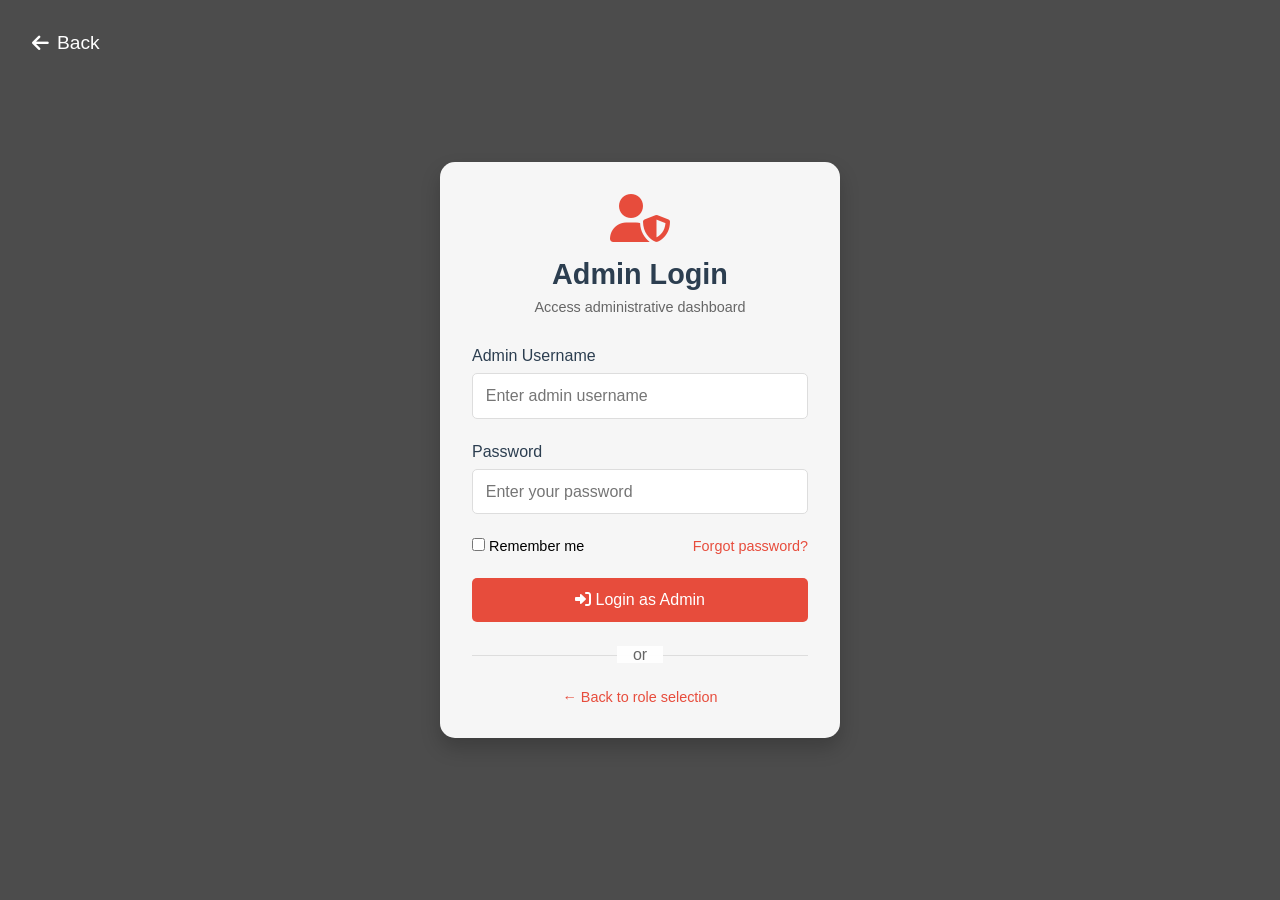
<file: admin-login.html>
<!DOCTYPE html>
<html lang="en">
<head>
    <meta charset="UTF-8">
    <meta name="viewport" content="width=device-width, initial-scale=1.0">
    <title>Admin Login - BookStore</title>
    <link rel="stylesheet" href="https://cdnjs.cloudflare.com/ajax/libs/font-awesome/6.0.0/css/all.min.css">
    <style>
        * {
            margin: 0;
            padding: 0;
            box-sizing: border-box;
            font-family: 'Arial', sans-serif;
        }

        body {
            min-height: 100vh;
            background: linear-gradient(rgba(0,0,0,0.7), rgba(0,0,0,0.7)), url('https://images.unsplash.com/photo-1507842217343-583bb7270b66?ixlib=rb-1.2.1');
            background-size: cover;
            background-position: center;
            background-attachment: fixed;
            display: flex;
            justify-content: center;
            align-items: center;
        }

        .back-arrow {
            position: absolute;
            top: 2rem;
            left: 2rem;
            color: white;
            text-decoration: none;
            font-size: 1.2rem;
            display: flex;
            align-items: center;
            gap: 0.5rem;
            transition: color 0.3s ease;
        }

        .back-arrow:hover {
            color: #e74c3c;
        }

        .login-container {
            background: rgba(255, 255, 255, 0.95);
            padding: 2rem;
            border-radius: 15px;
            width: 100%;
            max-width: 400px;
            box-shadow: 0 10px 20px rgba(0,0,0,0.2);
        }

        .login-header {
            text-align: center;
            margin-bottom: 2rem;
        }

        .login-header i {
            font-size: 3rem;
            color: #e74c3c;
            margin-bottom: 1rem;
        }

        .login-header h1 {
            color: #2c3e50;
            font-size: 1.8rem;
            margin-bottom: 0.5rem;
        }

        .login-header p {
            color: #666;
            font-size: 0.9rem;
        }

        .form-group {
            margin-bottom: 1.5rem;
        }

        .form-group label {
            display: block;
            margin-bottom: 0.5rem;
            color: #2c3e50;
        }

        .form-group input {
            width: 100%;
            padding: 0.8rem;
            border: 1px solid #ddd;
            border-radius: 5px;
            font-size: 1rem;
        }

        .form-group input:focus {
            outline: none;
            border-color: #e74c3c;
        }

        .remember-forgot {
            display: flex;
            justify-content: space-between;
            align-items: center;
            margin-bottom: 1.5rem;
            font-size: 0.9rem;
        }

        .remember-forgot a {
            color: #e74c3c;
            text-decoration: none;
        }

        .remember-forgot a:hover {
            text-decoration: underline;
        }

        .login-btn {
            width: 100%;
            padding: 0.8rem;
            background: #e74c3c;
            color: white;
            border: none;
            border-radius: 5px;
            font-size: 1rem;
            cursor: pointer;
            transition: background 0.3s ease;
        }

        .login-btn:hover {
            background: #c0392b;
        }

        .divider {
            text-align: center;
            margin: 1.5rem 0;
            position: relative;
            color: #666;
        }

        .divider::before {
            content: '';
            position: absolute;
            top: 50%;
            left: 0;
            right: 0;
            height: 1px;
            background: #ddd;
            z-index: 1;
        }

        .divider span {
            background: rgba(255, 255, 255, 0.95);
            padding: 0 1rem;
            position: relative;
            z-index: 2;
        }

        .additional-links {
            text-align: center;
            margin-top: 1.5rem;
        }

        .additional-links a {
            color: #e74c3c;
            text-decoration: none;
            font-size: 0.9rem;
        }

        .additional-links a:hover {
            text-decoration: underline;
        }

        @media (max-width: 480px) {
            .login-container {
                margin: 1rem;
                padding: 1.5rem;
            }

            .back-arrow {
                top: 1rem;
                left: 1rem;
            }
        }
    </style>
</head>
<body>
    <a href="select-role.html" class="back-arrow">
        <i class="fas fa-arrow-left"></i>
        Back
    </a>
    <div class="login-container">
        <div class="login-header">
            <i class="fas fa-user-shield"></i>
            <h1>Admin Login</h1>
            <p>Access administrative dashboard</p>
        </div>
        
        <!-- Error message display -->
        <script>
            const urlParams = new URLSearchParams(window.location.search);
            const error = urlParams.get('error');
            if (error) {
                const errorDiv = document.createElement('div');
                errorDiv.style.cssText = 'background: #ffebee; color: #c62828; padding: 10px; margin: 10px 0; border-radius: 5px; text-align: center;';
                let errorMessage = '';
                switch(error) {
                    case 'invalid_credentials':
                        errorMessage = 'Invalid admin credentials';
                        break;
                    case 'invalid_password':
                        errorMessage = 'Incorrect password';
                        break;
                    case 'access_denied':
                        errorMessage = 'Access denied. Admin privileges required.';
                        break;
                    default:
                        errorMessage = 'Login failed. Please try again.';
                }
                errorDiv.textContent = errorMessage;
                document.querySelector('.login-container').insertBefore(errorDiv, document.querySelector('form'));
            }
        </script>
        
        <form action="admin_login_handler.php" method="POST" autocomplete="off">
            <div class="form-group">
                <label for="admin-username">Admin Username</label>
                <input type="text" id="admin-username" name="username" required placeholder="Enter admin username">
            </div>
            <div class="form-group">
                <label for="password">Password</label>
                <input type="password" id="password" name="password" required placeholder="Enter your password">
            </div>
            <div class="remember-forgot">
                <label>
                    <input type="checkbox" name="remember"> Remember me
                </label>
                <a href="#">Forgot password?</a>
            </div>
            <button type="submit" class="login-btn">
                <i class="fas fa-sign-in-alt"></i> Login as Admin
            </button>
        </form>

        <div class="divider">
            <span>or</span>
        </div>

        <div class="additional-links">
            <a href="select-role.html">← Back to role selection</a>
        </div>
    </div>
</body>
</html>
</file>
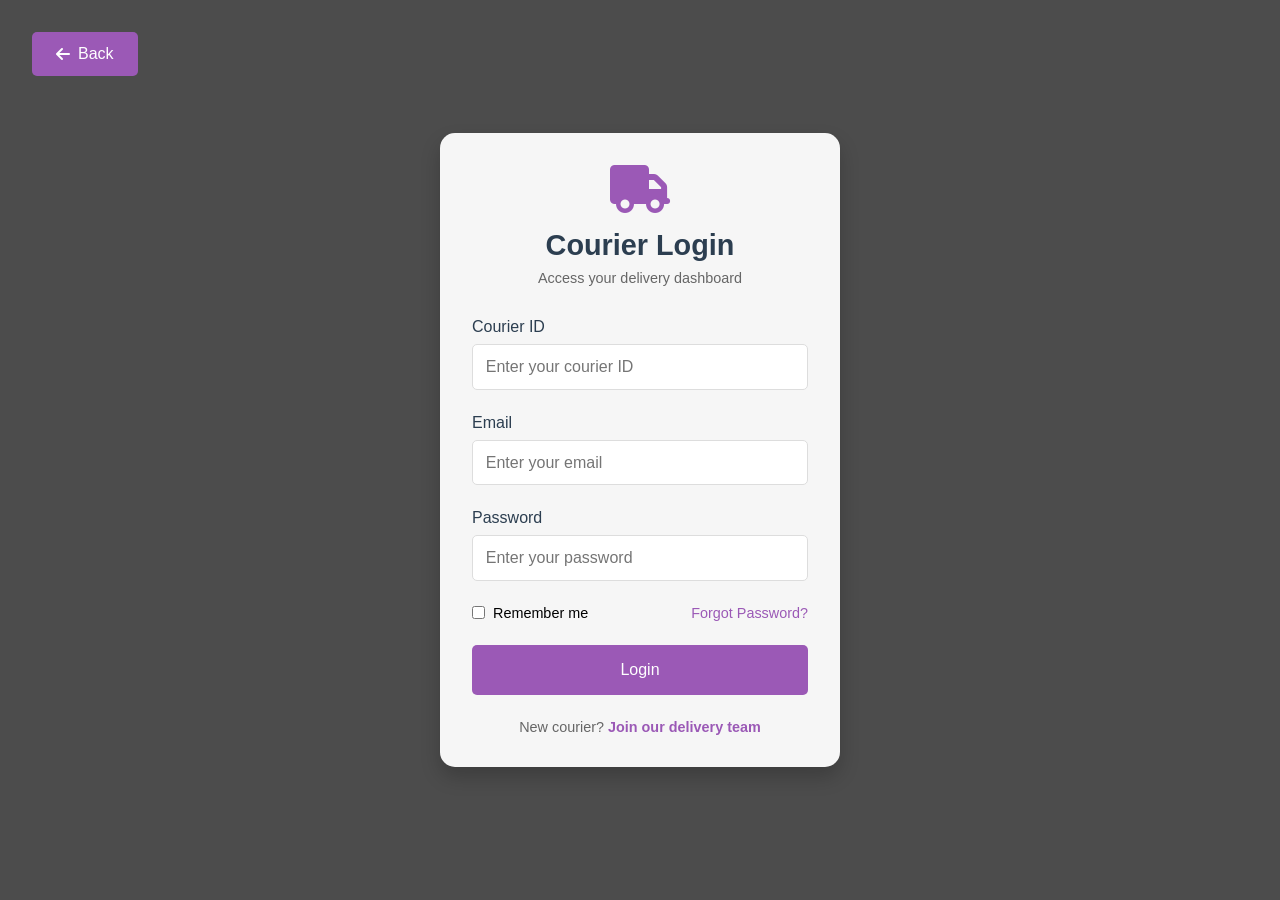
<file: courier-login.html>
<!DOCTYPE html>
<html lang="en">
<head>
    <meta charset="UTF-8">
    <meta name="viewport" content="width=device-width, initial-scale=1.0">
    <title>Courier Login - BookStore</title>
    <link rel="stylesheet" href="https://cdnjs.cloudflare.com/ajax/libs/font-awesome/6.0.0/css/all.min.css">
    <style>
        * {
            margin: 0;
            padding: 0;
            box-sizing: border-box;
            font-family: 'Arial', sans-serif;
        }

        body {
            min-height: 100vh;
            background: linear-gradient(rgba(0,0,0,0.7), rgba(0,0,0,0.7)), url('https://images.unsplash.com/photo-1507842217343-583bb7270b66?ixlib=rb-1.2.1');
            background-size: cover;
            background-position: center;
            background-attachment: fixed;
            display: flex;
            justify-content: center;
            align-items: center;
        }

        .login-container {
            background: rgba(255, 255, 255, 0.95);
            padding: 2rem;
            border-radius: 15px;
            width: 100%;
            max-width: 400px;
            box-shadow: 0 10px 20px rgba(0,0,0,0.2);
        }

        .login-header {
            text-align: center;
            margin-bottom: 2rem;
        }

        .login-header i {
            font-size: 3rem;
            color: #9b59b6;
            margin-bottom: 1rem;
        }

        .login-header h1 {
            color: #2c3e50;
            font-size: 1.8rem;
            margin-bottom: 0.5rem;
        }

        .login-header p {
            color: #666;
            font-size: 0.9rem;
        }

        .form-group {
            margin-bottom: 1.5rem;
        }

        .form-group label {
            display: block;
            margin-bottom: 0.5rem;
            color: #2c3e50;
        }

        .form-group input {
            width: 100%;
            padding: 0.8rem;
            border: 1px solid #ddd;
            border-radius: 5px;
            font-size: 1rem;
        }

        .form-group input:focus {
            outline: none;
            border-color: #9b59b6;
        }

        .remember-forgot {
            display: flex;
            justify-content: space-between;
            align-items: center;
            margin-bottom: 1.5rem;
            font-size: 0.9rem;
        }

        .remember-me {
            display: flex;
            align-items: center;
            gap: 0.5rem;
        }

        .forgot-password {
            color: #9b59b6;
            text-decoration: none;
        }

        .login-button {
            width: 100%;
            padding: 1rem;
            background: #9b59b6;
            color: white;
            border: none;
            border-radius: 5px;
            font-size: 1rem;
            cursor: pointer;
            transition: background 0.3s ease;
        }

        .login-button:hover {
            background: #8e44ad;
        }

        .register-link {
            text-align: center;
            margin-top: 1.5rem;
            font-size: 0.9rem;
            color: #666;
        }

        .register-link a {
            color: #9b59b6;
            text-decoration: none;
            font-weight: bold;
        }

        .back-button {
            position: fixed;
            top: 2rem;
            left: 2rem;
            background: #9b59b6;
            color: white;
            padding: 0.8rem 1.5rem;
            border-radius: 5px;
            text-decoration: none;
            display: flex;
            align-items: center;
            gap: 0.5rem;
            transition: background 0.3s ease;
        }        .back-button:hover {
            background: #8e44ad;
        }

        /* Error message styles */
        .error-message {
            color: #e74c3c;
            font-size: 0.8rem;
            margin-top: 0.25rem;
            display: none;
        }

        .form-group input.error {
            border-color: #e74c3c;
            background: #ffebee;
        }

        .form-group input.success {
            border-color: #27ae60;
            background: #e8f5e8;
        }

        .validation-icon {
            position: absolute;
            right: 10px;
            top: 50%;
            transform: translateY(-50%);
            font-size: 0.9rem;
        }

        .form-group {
            position: relative;
        }
    </style>
</head>
<body>
    <a href="index.html" class="back-button">
        <i class="fas fa-arrow-left"></i>
        Back
    </a>
    <div class="login-container">
        <div class="login-header">
            <i class="fas fa-truck"></i>
            <h1>Courier Login</h1>
            <p>Access your delivery dashboard</p>
        </div>
        
        <!-- Error message display -->
        <script>
            const urlParams = new URLSearchParams(window.location.search);
            const error = urlParams.get('error');
            if (error) {
                const errorDiv = document.createElement('div');
                errorDiv.style.cssText = 'background: #ffebee; color: #c62828; padding: 10px; margin: 10px 0; border-radius: 5px; text-align: center;';
                let errorMessage = '';
                switch(error) {
                    case 'invalid_credentials':
                        errorMessage = 'Invalid courier ID or email address';
                        break;
                    case 'invalid_password':
                        errorMessage = 'Incorrect password';
                        break;
                    default:
                        errorMessage = 'Login failed. Please try again.';
                }
                errorDiv.textContent = errorMessage;
                document.querySelector('.login-container').insertBefore(errorDiv, document.querySelector('form'));
            }
        </script>
          <form action="simple_courier_login.php" method="POST" autocomplete="off" id="courierLoginForm">
            <div class="form-group">
                <label for="courier-id">Courier ID</label>
                <input type="text" id="courier-id" name="courier_id" required placeholder="Enter your courier ID">
                <div class="error-message" id="courier-id-error"></div>
            </div>
            <div class="form-group">
                <label for="email">Email</label>
                <input type="email" id="email" name="email" required placeholder="Enter your email">
                <div class="error-message" id="email-error"></div>
            </div>
            <div class="form-group">
                <label for="password">Password</label>
                <input type="password" id="password" name="password" required placeholder="Enter your password">
                <div class="error-message" id="password-error"></div>
            </div>
            <div class="remember-forgot">
                <div class="remember-me">
                    <input type="checkbox" id="remember" name="remember">
                    <label for="remember">Remember me</label>
                </div>
                <a href="#" class="forgot-password">Forgot Password?</a>
            </div>
            <button type="submit" class="login-button">Login</button>
            <div class="register-link">
                New courier? <a href="#">Join our delivery team</a>
            </div>
        </form>
    </div>

    <script>
        // Validation #1: Courier Login Form JavaScript Validation
        document.addEventListener('DOMContentLoaded', function() {
            const form = document.getElementById('courierLoginForm');
            const courierIdInput = document.getElementById('courier-id');
            const emailInput = document.getElementById('email');
            const passwordInput = document.getElementById('password');
            
            // Real-time validation
            courierIdInput.addEventListener('input', validateCourierID);
            emailInput.addEventListener('input', validateEmail);
            passwordInput.addEventListener('input', validatePassword);
            
            // Form submission validation
            form.addEventListener('submit', function(e) {
                if (!validateForm()) {
                    e.preventDefault();
                }
            });
            
            function validateCourierID() {
                const value = courierIdInput.value.trim();
                const errorElement = document.getElementById('courier-id-error');
                
                // Courier ID format: COR + 3 digits (COR001, COR002, etc.)
                const courierIdRegex = /^COR\d{3}$/;
                
                if (!value) {
                    showError(courierIdInput, errorElement, 'Courier ID is required');
                    return false;
                } else if (!courierIdRegex.test(value)) {
                    showError(courierIdInput, errorElement, 'Courier ID must be in format COR001, COR002, etc.');
                    return false;
                } else {
                    showSuccess(courierIdInput, errorElement);
                    return true;
                }
            }
            
            function validateEmail() {
                const value = emailInput.value.trim();
                const errorElement = document.getElementById('email-error');
                
                // Professional email validation
                const emailRegex = /^[a-zA-Z0-9._%+-]+@[a-zA-Z0-9.-]+\.[a-zA-Z]{2,}$/;
                
                if (!value) {
                    showError(emailInput, errorElement, 'Email is required');
                    return false;
                } else if (!emailRegex.test(value)) {
                    showError(emailInput, errorElement, 'Please enter a valid email address');
                    return false;
                } else if (value.length > 100) {
                    showError(emailInput, errorElement, 'Email address is too long');
                    return false;
                } else {
                    showSuccess(emailInput, errorElement);
                    return true;
                }
            }
            
            function validatePassword() {
                const value = passwordInput.value;
                const errorElement = document.getElementById('password-error');
                
                // Password security requirements
                const hasUppercase = /[A-Z]/.test(value);
                const hasLowercase = /[a-z]/.test(value);
                const hasNumber = /\d/.test(value);
                const minLength = value.length >= 8;
                
                if (!value) {
                    showError(passwordInput, errorElement, 'Password is required');
                    return false;
                } else if (!minLength) {
                    showError(passwordInput, errorElement, 'Password must be at least 8 characters long');
                    return false;
                } else if (!hasUppercase || !hasLowercase || !hasNumber) {
                    showError(passwordInput, errorElement, 'Password must contain at least one uppercase, one lowercase, and one number');
                    return false;
                } else {
                    showSuccess(passwordInput, errorElement);
                    return true;
                }
            }
            
            function validateForm() {
                const isCourierIDValid = validateCourierID();
                const isEmailValid = validateEmail();
                const isPasswordValid = validatePassword();
                
                return isCourierIDValid && isEmailValid && isPasswordValid;
            }
            
            function showError(input, errorElement, message) {
                input.classList.add('error');
                input.classList.remove('success');
                errorElement.textContent = message;
                errorElement.style.display = 'block';
                
                // Add validation icon
                addValidationIcon(input, 'error');
            }
            
            function showSuccess(input, errorElement) {
                input.classList.add('success');
                input.classList.remove('error');
                errorElement.style.display = 'none';
                
                // Add validation icon
                addValidationIcon(input, 'success');
            }
            
            function addValidationIcon(input, type) {
                // Remove existing icons
                const existingIcon = input.parentNode.querySelector('.validation-icon');
                if (existingIcon) {
                    existingIcon.remove();
                }
                
                // Add new icon
                const icon = document.createElement('i');
                icon.className = `fas ${type === 'success' ? 'fa-check' : 'fa-times'} validation-icon`;
                icon.style.color = type === 'success' ? '#27ae60' : '#e74c3c';
                input.parentNode.appendChild(icon);
            }
        });
    </script>
</body>
</html>
</file>
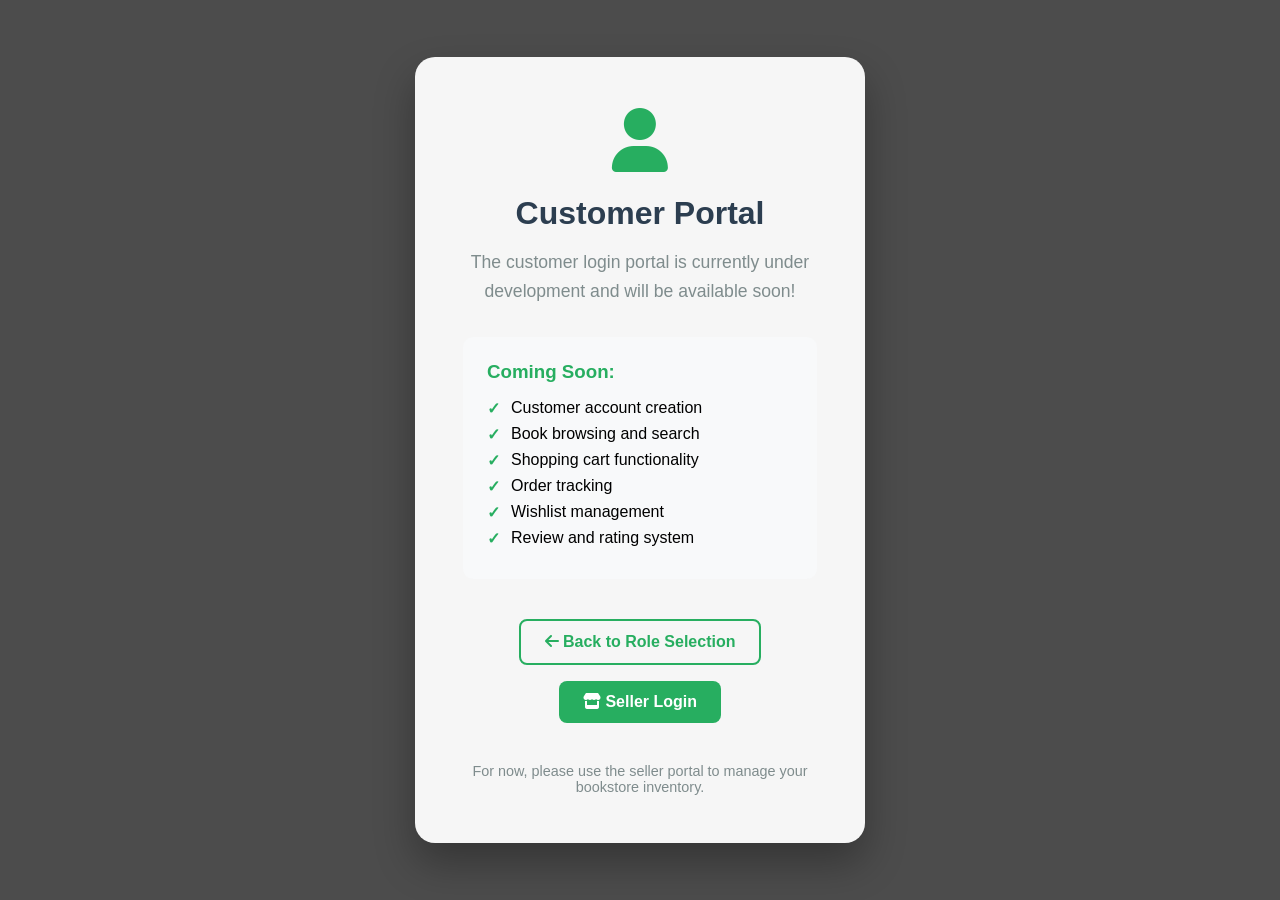
<file: customer-login.html>
<!DOCTYPE html>
<html lang="en">
<head>
    <meta charset="UTF-8">
    <meta name="viewport" content="width=device-width, initial-scale=1.0">
    <title>Customer Login - BookStore</title>
    <style>
        * {
            margin: 0;
            padding: 0;
            box-sizing: border-box;
            font-family: 'Arial', sans-serif;
        }

        body {
            min-height: 100vh;
            background: linear-gradient(rgba(0,0,0,0.7), rgba(0,0,0,0.7)), url('https://images.unsplash.com/photo-1507842217343-583bb7270b66?ixlib=rb-1.2.1');
            background-size: cover;
            background-position: center;
            background-attachment: fixed;
            display: flex;
            align-items: center;
            justify-content: center;
        }

        .login-container {
            background: rgba(255, 255, 255, 0.95);
            backdrop-filter: blur(10px);
            padding: 3rem;
            border-radius: 20px;
            box-shadow: 0 20px 40px rgba(0, 0, 0, 0.3);
            width: 100%;
            max-width: 450px;
            text-align: center;
        }

        .login-container h1 {
            color: #2c3e50;
            margin-bottom: 1rem;
            font-size: 2rem;
        }

        .coming-soon {
            color: #7f8c8d;
            font-size: 1.1rem;
            margin-bottom: 2rem;
            line-height: 1.6;
        }

        .feature-list {
            text-align: left;
            margin: 2rem 0;
            padding: 1.5rem;
            background: #f8f9fa;
            border-radius: 10px;
        }

        .feature-list h3 {
            color: #27ae60;
            margin-bottom: 1rem;
        }

        .feature-list ul {
            list-style: none;
            padding: 0;
        }

        .feature-list li {
            margin: 0.5rem 0;
            padding-left: 1.5rem;
            position: relative;
        }

        .feature-list li:before {
            content: "✓";
            position: absolute;
            left: 0;
            color: #27ae60;
            font-weight: bold;
        }

        .btn {
            display: inline-block;
            padding: 12px 24px;
            background: #27ae60;
            color: white;
            text-decoration: none;
            border-radius: 8px;
            font-weight: bold;
            transition: all 0.3s ease;
            margin: 0.5rem;
        }

        .btn:hover {
            background: #2ecc71;
            transform: translateY(-2px);
        }

        .btn-outline {
            background: transparent;
            border: 2px solid #27ae60;
            color: #27ae60;
        }

        .btn-outline:hover {
            background: #27ae60;
            color: white;
        }

        .icon {
            font-size: 4rem;
            color: #27ae60;
            margin-bottom: 1rem;
        }
    </style>
    <link rel="stylesheet" href="https://cdnjs.cloudflare.com/ajax/libs/font-awesome/6.0.0/css/all.min.css">
</head>
<body>
    <div class="login-container">
        <div class="icon">
            <i class="fas fa-user"></i>
        </div>
        
        <h1>Customer Portal</h1>
        <p class="coming-soon">
            The customer login portal is currently under development and will be available soon!
        </p>

        <div class="feature-list">
            <h3>Coming Soon:</h3>
            <ul>
                <li>Customer account creation</li>
                <li>Book browsing and search</li>
                <li>Shopping cart functionality</li>
                <li>Order tracking</li>
                <li>Wishlist management</li>
                <li>Review and rating system</li>
            </ul>
        </div>

        <div>
            <a href="select-role.html" class="btn btn-outline">
                <i class="fas fa-arrow-left"></i> Back to Role Selection
            </a>
            <a href="seller/seller_login.php" class="btn">
                <i class="fas fa-store"></i> Seller Login
            </a>
        </div>

        <p style="margin-top: 2rem; color: #7f8c8d; font-size: 0.9rem;">
            For now, please use the seller portal to manage your bookstore inventory.
        </p>
    </div>
</body>
</html>
</file>
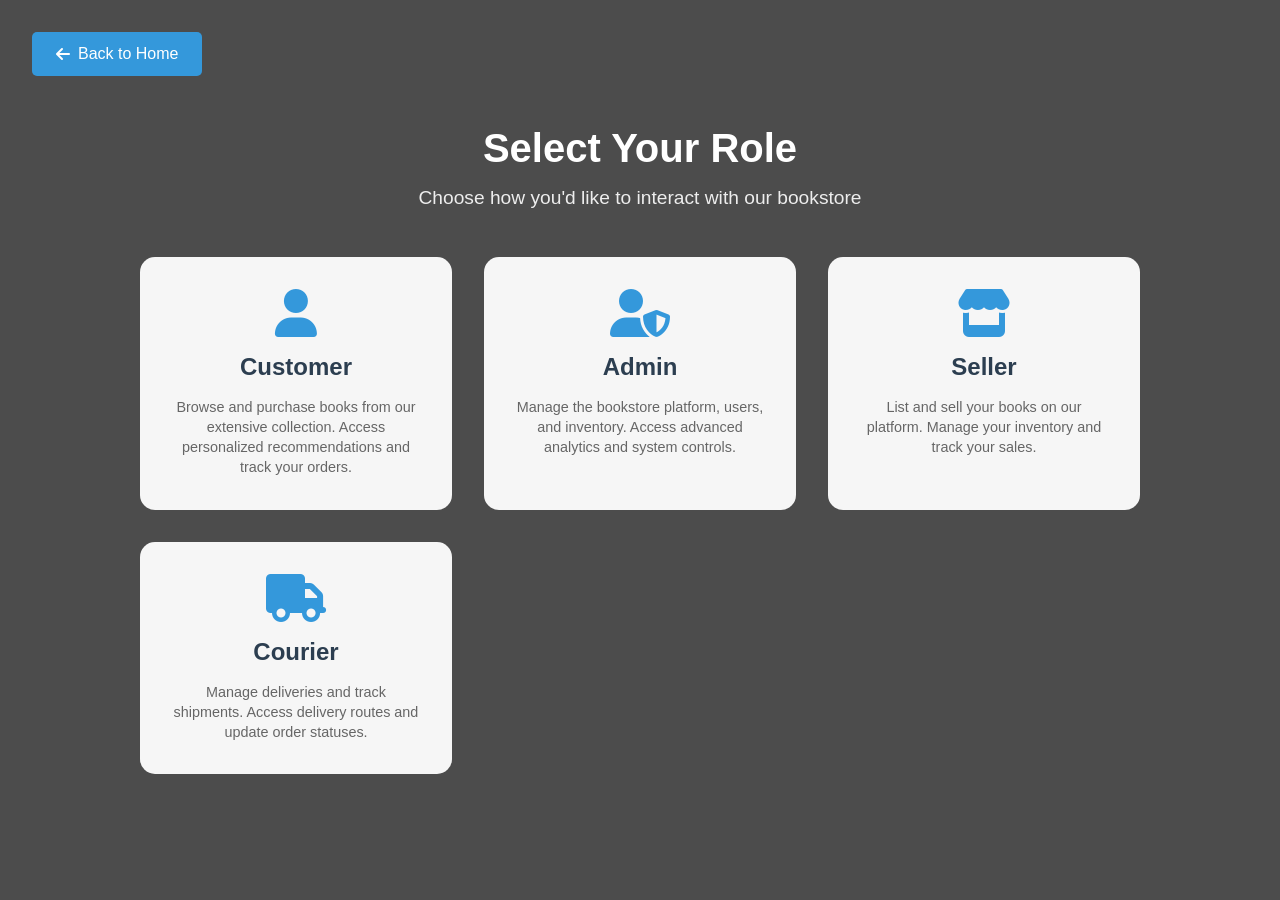
<file: select-role.html>
<!DOCTYPE html>
<html lang="en">
<head>
  <meta charset="UTF-8" />
  <meta name="viewport" content="width=device-width, initial-scale=1.0"/>
  <title>Select Your Role - BookStore</title>
  <link rel="stylesheet" href="https://cdnjs.cloudflare.com/ajax/libs/font-awesome/6.0.0/css/all.min.css"/>
  <style>
    * {
      margin: 0;
      padding: 0;
      box-sizing: border-box;
      font-family: 'Arial', sans-serif;
    }

    body {
      min-height: 100vh;
      background: linear-gradient(rgba(0,0,0,0.7), rgba(0,0,0,0.7)), url('https://images.unsplash.com/photo-1507842217343-583bb7270b66?ixlib=rb-1.2.1');
      background-size: cover;
      background-position: center;
      background-attachment: fixed;
    }

    .container {
      max-width: 1200px;
      margin: 0 auto;
      padding: 2rem;
      min-height: 100vh;
      display: flex;
      flex-direction: column;
      justify-content: center;
      align-items: center;
    }

    .header {
      text-align: center;
      color: white;
      margin-bottom: 3rem;
    }

    .header h1 {
      font-size: 2.5rem;
      margin-bottom: 1rem;
    }

    .header p {
      font-size: 1.2rem;
      opacity: 0.9;
    }

    .role-grid {
      display: grid;
      grid-template-columns: repeat(auto-fit, minmax(250px, 1fr));
      gap: 2rem;
      width: 100%;
      max-width: 1000px;
    }

    .role-card {
      background: rgba(255, 255, 255, 0.95);
      padding: 2rem;
      border-radius: 15px;
      text-align: center;
      transition: transform 0.3s ease, box-shadow 0.3s ease;
      cursor: pointer;
      text-decoration: none;
      color: #2c3e50;
    }

    .role-card:hover {
      transform: translateY(-10px);
      box-shadow: 0 10px 20px rgba(0,0,0,0.2);
    }

    .role-card i {
      font-size: 3rem;
      margin-bottom: 1rem;
      color: #3498db;
    }

    .role-card h2 {
      font-size: 1.5rem;
      margin-bottom: 1rem;
      color: #2c3e50;
    }

    .role-card p {
      color: #666;
      font-size: 0.9rem;
      line-height: 1.4;
    }

    .back-button {
      position: fixed;
      top: 2rem;
      left: 2rem;
      background: #3498db;
      color: white;
      padding: 0.8rem 1.5rem;
      border-radius: 5px;
      text-decoration: none;
      display: flex;
      align-items: center;
      gap: 0.5rem;
      transition: background 0.3s ease;
    }

    .back-button:hover {
      background: #2980b9;
    }

    @media (max-width: 768px) {
      .container {
        padding: 1rem;
      }

      .role-grid {
        grid-template-columns: 1fr;
        max-width: 400px;
      }

      .header h1 {
        font-size: 2rem;
      }
    }
  </style>
</head>
<body>
  <a href="index.html" class="back-button">
    <i class="fas fa-arrow-left"></i>
    Back to Home
  </a>

  <div class="container">
    <div class="header">
      <h1>Select Your Role</h1>
      <p>Choose how you'd like to interact with our bookstore</p>
    </div>    <div class="role-grid">
      <a href="customer-login.html" class="role-card">
        <i class="fas fa-user"></i>
        <h2>Customer</h2>
        <p>Browse and purchase books from our extensive collection. Access personalized recommendations and track your orders.</p>
      </a>

      <a href="courier_module/admin-login.html" class="role-card">
        <i class="fas fa-user-shield"></i>
        <h2>Admin</h2>
        <p>Manage the bookstore platform, users, and inventory. Access advanced analytics and system controls.</p>
      </a>      <!-- ✅ Improved Seller Card -->
      <a href="seller/seller_login.php" class="role-card" target="_self" title="Login as a Seller" aria-label="Seller login button">
        <i class="fas fa-store"></i>
        <h2>Seller</h2>
        <p>List and sell your books on our platform. Manage your inventory and track your sales.</p>
      </a>

      <a href="courier_module/courier-login.html" class="role-card">
        <i class="fas fa-truck"></i>
        <h2>Courier</h2>
        <p>Manage deliveries and track shipments. Access delivery routes and update order statuses.</p>
      </a>
    </div>
  </div>
</body>
</html>
</file>
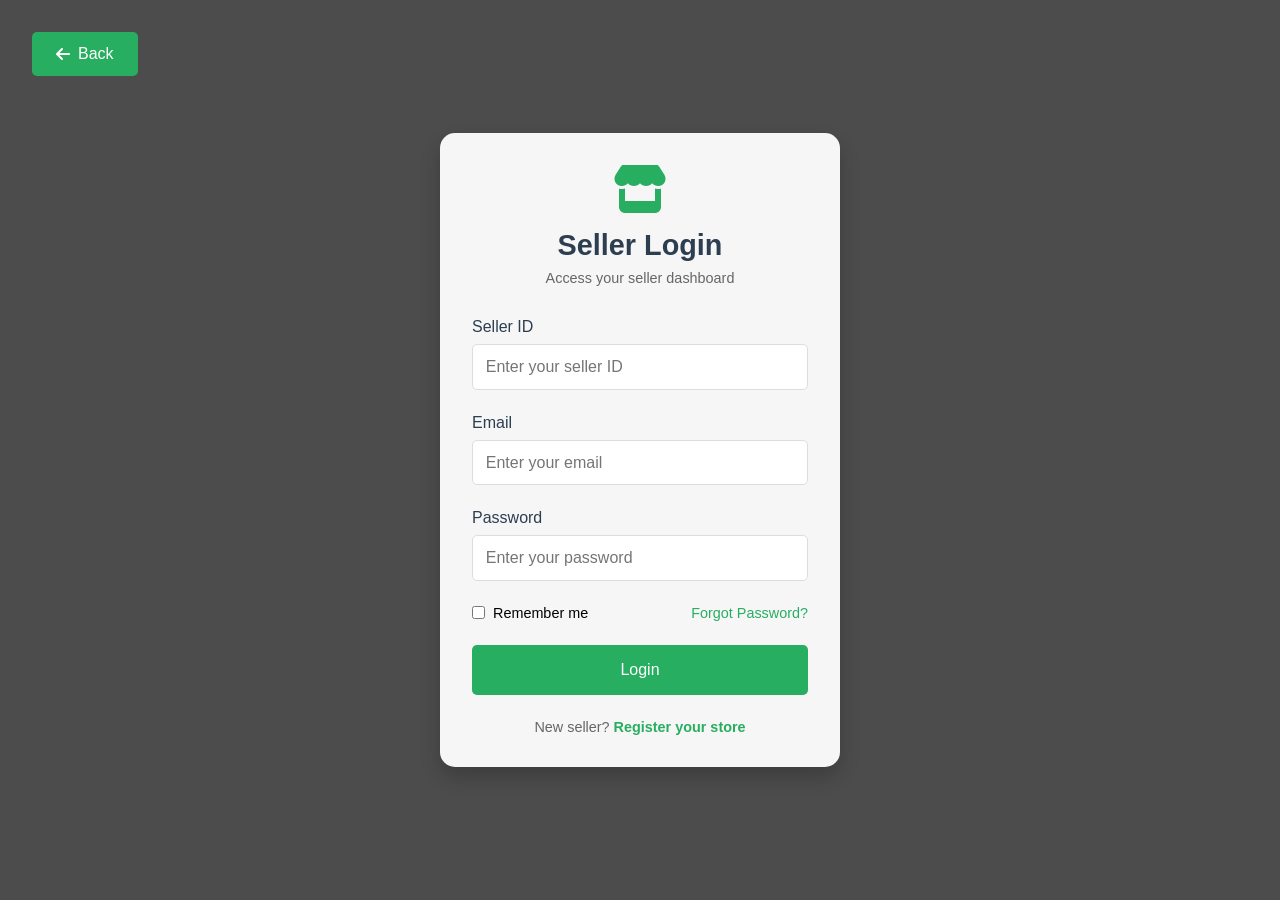
<file: seller-login.html>
<!DOCTYPE html>
<html lang="en">
<head>
    <meta charset="UTF-8">
    <meta name="viewport" content="width=device-width, initial-scale=1.0">
    <title>Seller Login - BookStore</title>
    <link rel="stylesheet" href="https://cdnjs.cloudflare.com/ajax/libs/font-awesome/6.0.0/css/all.min.css">
    <style>
        * {
            margin: 0;
            padding: 0;
            box-sizing: border-box;
            font-family: 'Arial', sans-serif;
        }

        body {
            min-height: 100vh;
            background: linear-gradient(rgba(0,0,0,0.7), rgba(0,0,0,0.7)), url('https://images.unsplash.com/photo-1507842217343-583bb7270b66?ixlib=rb-1.2.1');
            background-size: cover;
            background-position: center;
            background-attachment: fixed;
            display: flex;
            justify-content: center;
            align-items: center;
        }

        .login-container {
            background: rgba(255, 255, 255, 0.95);
            padding: 2rem;
            border-radius: 15px;
            width: 100%;
            max-width: 400px;
            box-shadow: 0 10px 20px rgba(0,0,0,0.2);
        }

        .login-header {
            text-align: center;
            margin-bottom: 2rem;
        }

        .login-header i {
            font-size: 3rem;
            color: #27ae60;
            margin-bottom: 1rem;
        }

        .login-header h1 {
            color: #2c3e50;
            font-size: 1.8rem;
            margin-bottom: 0.5rem;
        }

        .login-header p {
            color: #666;
            font-size: 0.9rem;
        }

        .form-group {
            margin-bottom: 1.5rem;
        }

        .form-group label {
            display: block;
            margin-bottom: 0.5rem;
            color: #2c3e50;
        }

        .form-group input {
            width: 100%;
            padding: 0.8rem;
            border: 1px solid #ddd;
            border-radius: 5px;
            font-size: 1rem;
        }

        .form-group input:focus {
            outline: none;
            border-color: #27ae60;
        }

        .remember-forgot {
            display: flex;
            justify-content: space-between;
            align-items: center;
            margin-bottom: 1.5rem;
            font-size: 0.9rem;
        }

        .remember-me {
            display: flex;
            align-items: center;
            gap: 0.5rem;
        }

        .forgot-password {
            color: #27ae60;
            text-decoration: none;
        }

        .login-button {
            width: 100%;
            padding: 1rem;
            background: #27ae60;
            color: white;
            border: none;
            border-radius: 5px;
            font-size: 1rem;
            cursor: pointer;
            transition: background 0.3s ease;
        }

        .login-button:hover {
            background: #219a52;
        }

        .register-link {
            text-align: center;
            margin-top: 1.5rem;
            font-size: 0.9rem;
            color: #666;
        }

        .register-link a {
            color: #27ae60;
            text-decoration: none;
            font-weight: bold;
        }

        .back-button {
            position: fixed;
            top: 2rem;
            left: 2rem;
            background: #27ae60;
            color: white;
            padding: 0.8rem 1.5rem;
            border-radius: 5px;
            text-decoration: none;
            display: flex;
            align-items: center;
            gap: 0.5rem;
            transition: background 0.3s ease;
        }

        .back-button:hover {
            background: #219a52;
        }
    </style>
</head>
<body>
    <a href="index.html" class="back-button">
        <i class="fas fa-arrow-left"></i>
        Back
    </a>
    <div class="login-container">
        <div class="login-header">
            <i class="fas fa-store"></i>
            <h1>Seller Login</h1>
            <p>Access your seller dashboard</p>
        </div>
        <form action="seller_login_handler.php" method="POST" autocomplete="off">
            <div class="form-group">
                <label for="seller-id">Seller ID</label>
                <input type="text" id="seller-id" name="seller_id" required placeholder="Enter your seller ID">
            </div>
            <div class="form-group">
                <label for="email">Email</label>
                <input type="email" id="email" name="email" required placeholder="Enter your email">
            </div>
            <div class="form-group">
                <label for="password">Password</label>
                <input type="password" id="password" name="password" required placeholder="Enter your password">
            </div>
            <div class="remember-forgot">
                <div class="remember-me">
                    <input type="checkbox" id="remember" name="remember">
                    <label for="remember">Remember me</label>
                </div>
                <a href="#" class="forgot-password">Forgot Password?</a>
            </div>
            <button type="submit" class="login-button">Login</button>
            <div class="register-link">
                New seller? <a href="#">Register your store</a>
            </div>
        </form>
    </div>
</body>
</html>
</file>
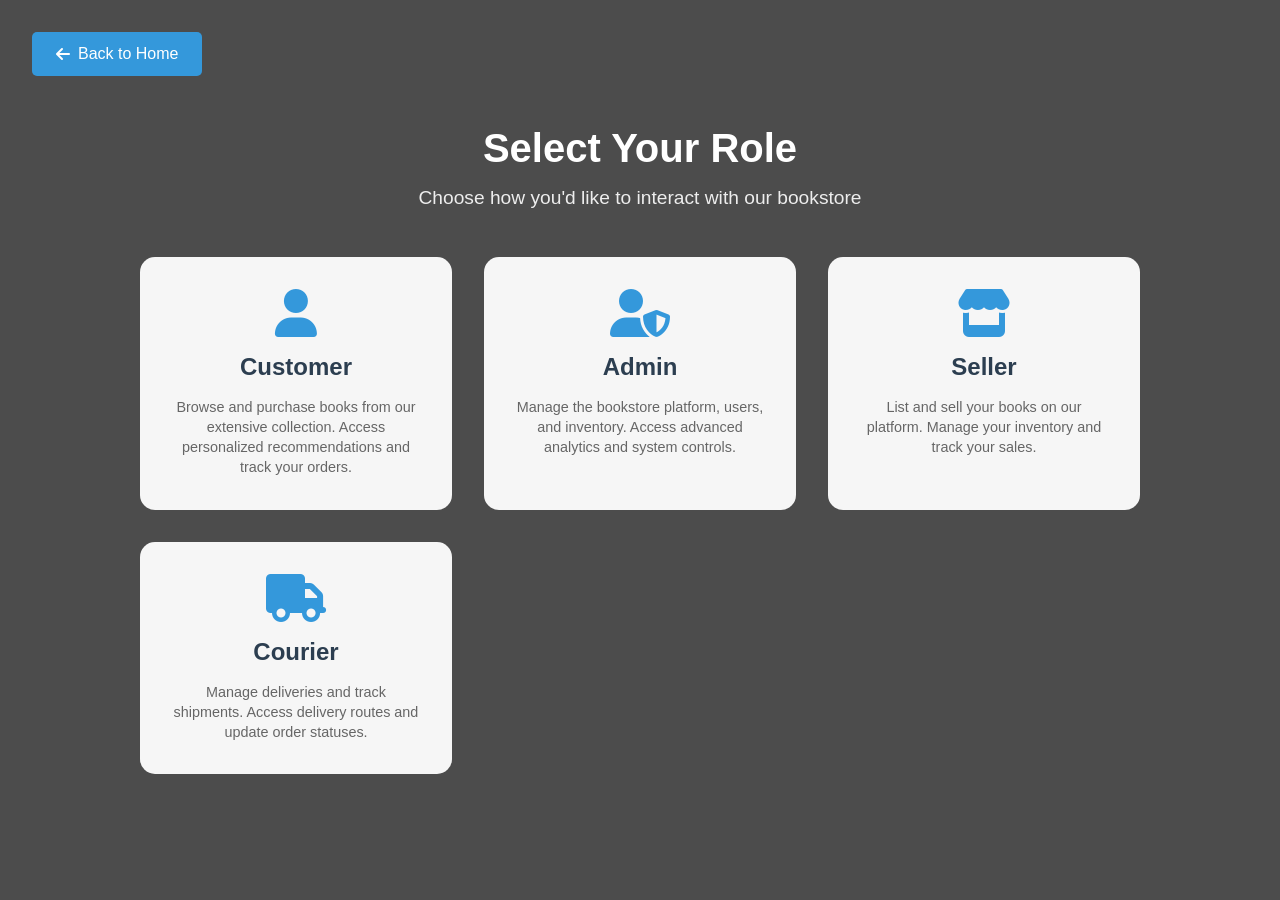
<file: courier_module/select-role.html>
<!DOCTYPE html>
<html lang="en">
<head>
  <meta charset="UTF-8" />
  <meta name="viewport" content="width=device-width, initial-scale=1.0"/>
  <title>Select Your Role - BookStore</title>
  <link rel="stylesheet" href="https://cdnjs.cloudflare.com/ajax/libs/font-awesome/6.0.0/css/all.min.css"/>
  <style>
    * {
      margin: 0;
      padding: 0;
      box-sizing: border-box;
      font-family: 'Arial', sans-serif;
    }

    body {
      min-height: 100vh;
      background: linear-gradient(rgba(0,0,0,0.7), rgba(0,0,0,0.7)), url('https://images.unsplash.com/photo-1507842217343-583bb7270b66?ixlib=rb-1.2.1');
      background-size: cover;
      background-position: center;
      background-attachment: fixed;
    }

    .container {
      max-width: 1200px;
      margin: 0 auto;
      padding: 2rem;
      min-height: 100vh;
      display: flex;
      flex-direction: column;
      justify-content: center;
      align-items: center;
    }

    .header {
      text-align: center;
      color: white;
      margin-bottom: 3rem;
    }

    .header h1 {
      font-size: 2.5rem;
      margin-bottom: 1rem;
    }

    .header p {
      font-size: 1.2rem;
      opacity: 0.9;
    }

    .role-grid {
      display: grid;
      grid-template-columns: repeat(auto-fit, minmax(250px, 1fr));
      gap: 2rem;
      width: 100%;
      max-width: 1000px;
    }

    .role-card {
      background: rgba(255, 255, 255, 0.95);
      padding: 2rem;
      border-radius: 15px;
      text-align: center;
      transition: transform 0.3s ease, box-shadow 0.3s ease;
      cursor: pointer;
      text-decoration: none;
      color: #2c3e50;
    }

    .role-card:hover {
      transform: translateY(-10px);
      box-shadow: 0 10px 20px rgba(0,0,0,0.2);
    }

    .role-card i {
      font-size: 3rem;
      margin-bottom: 1rem;
      color: #3498db;
    }

    .role-card h2 {
      font-size: 1.5rem;
      margin-bottom: 1rem;
      color: #2c3e50;
    }

    .role-card p {
      color: #666;
      font-size: 0.9rem;
      line-height: 1.4;
    }

    .back-button {
      position: fixed;
      top: 2rem;
      left: 2rem;
      background: #3498db;
      color: white;
      padding: 0.8rem 1.5rem;
      border-radius: 5px;
      text-decoration: none;
      display: flex;
      align-items: center;
      gap: 0.5rem;
      transition: background 0.3s ease;
    }

    .back-button:hover {
      background: #2980b9;
    }

    @media (max-width: 768px) {
      .container {
        padding: 1rem;
      }

      .role-grid {
        grid-template-columns: 1fr;
        max-width: 400px;
      }

      .header h1 {
        font-size: 2rem;
      }
    }
  </style>
</head>
<body>
  <a href="index.html" class="back-button">
    <i class="fas fa-arrow-left"></i>
    Back to Home
  </a>

  <div class="container">
    <div class="header">
      <h1>Select Your Role</h1>
      <p>Choose how you'd like to interact with our bookstore</p>
    </div>

    <div class="role-grid">
      <a href="customer-login.html" class="role-card">
        <i class="fas fa-user"></i>
        <h2>Customer</h2>
        <p>Browse and purchase books from our extensive collection. Access personalized recommendations and track your orders.</p>
      </a>

      <a href="admin-login.html" class="role-card">
        <i class="fas fa-user-shield"></i>
        <h2>Admin</h2>
        <p>Manage the bookstore platform, users, and inventory. Access advanced analytics and system controls.</p>
      </a>

      <!-- ✅ Improved Seller Card -->
      <a href="seller/seller_login.php" class="role-card" target="_self" title="Login as a Seller" aria-label="Seller login button">
        <i class="fas fa-store"></i>
        <h2>Seller</h2>
        <p>List and sell your books on our platform. Manage your inventory and track your sales.</p>
      </a>

      <a href="courier-login.html" class="role-card">
        <i class="fas fa-truck"></i>
        <h2>Courier</h2>
        <p>Manage deliveries and track shipments. Access delivery routes and update order statuses.</p>
      </a>
    </div>
  </div>
</body>
</html>
</file>
